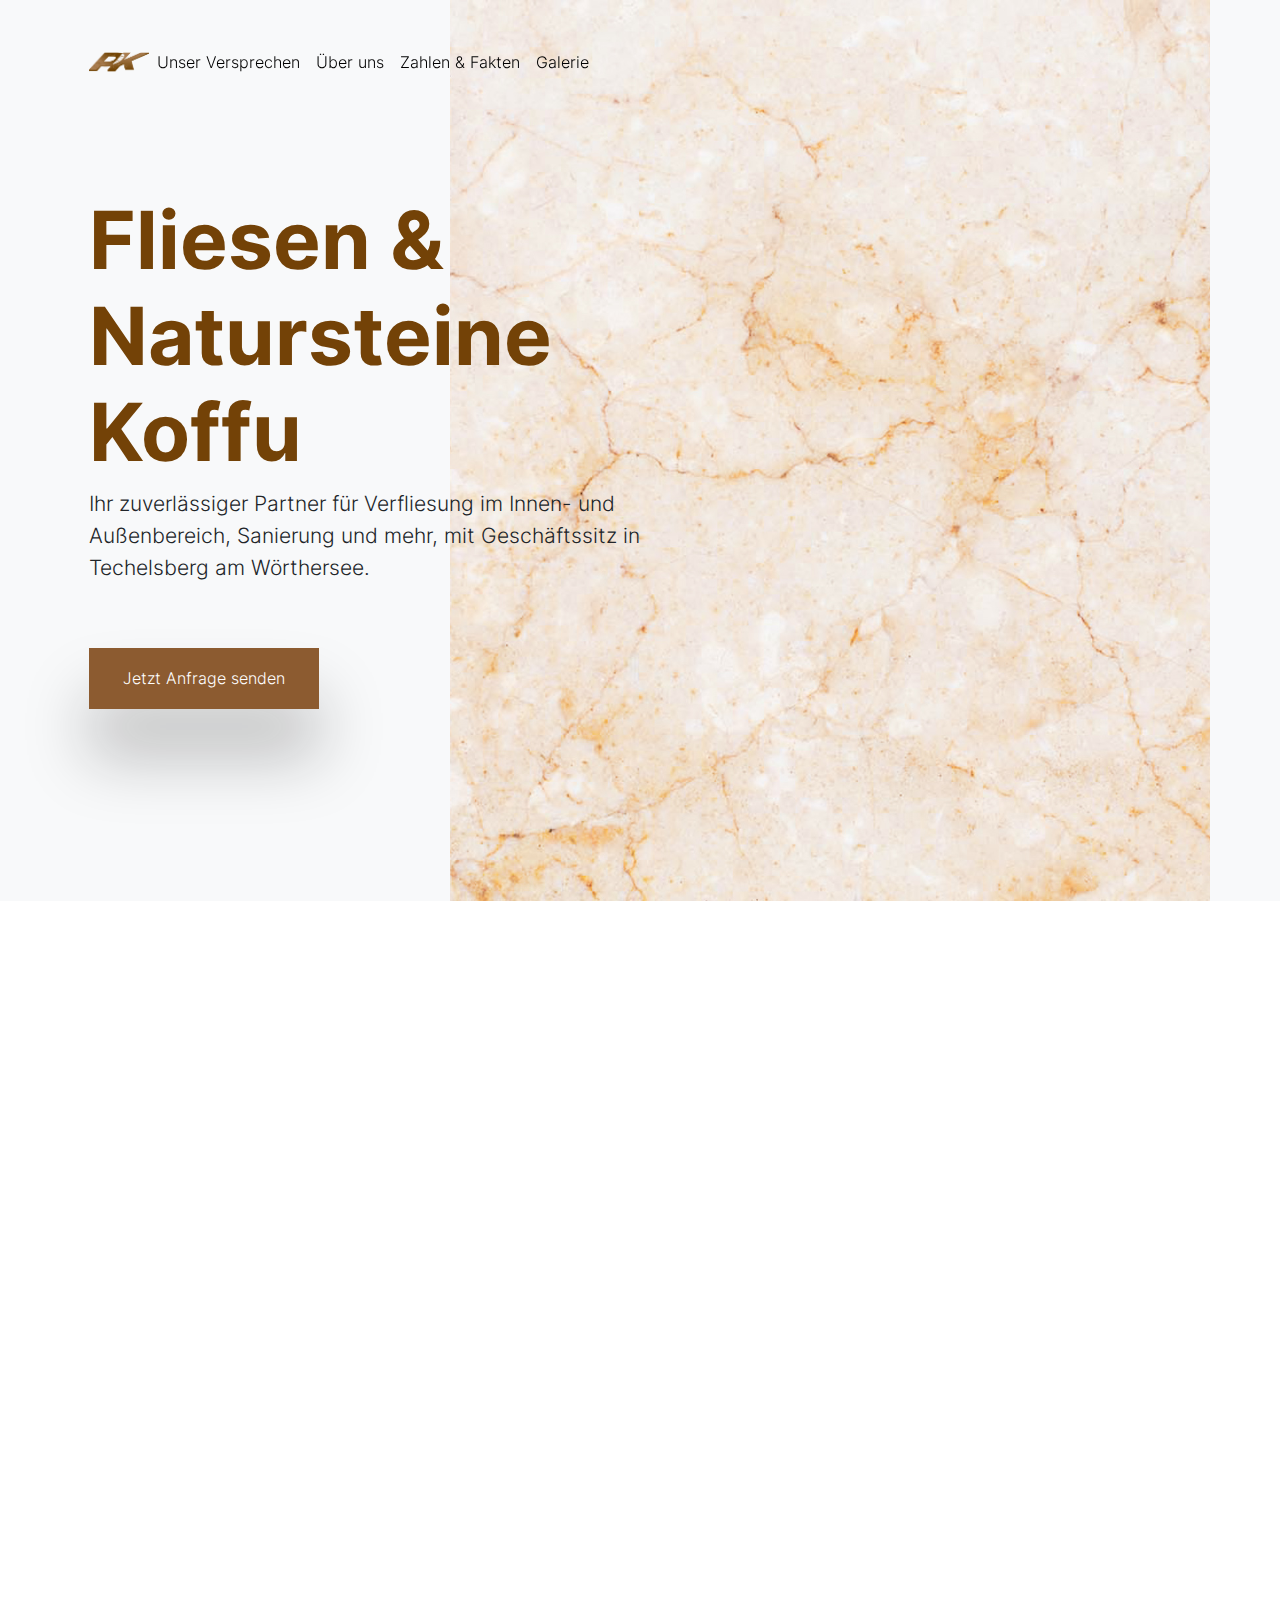
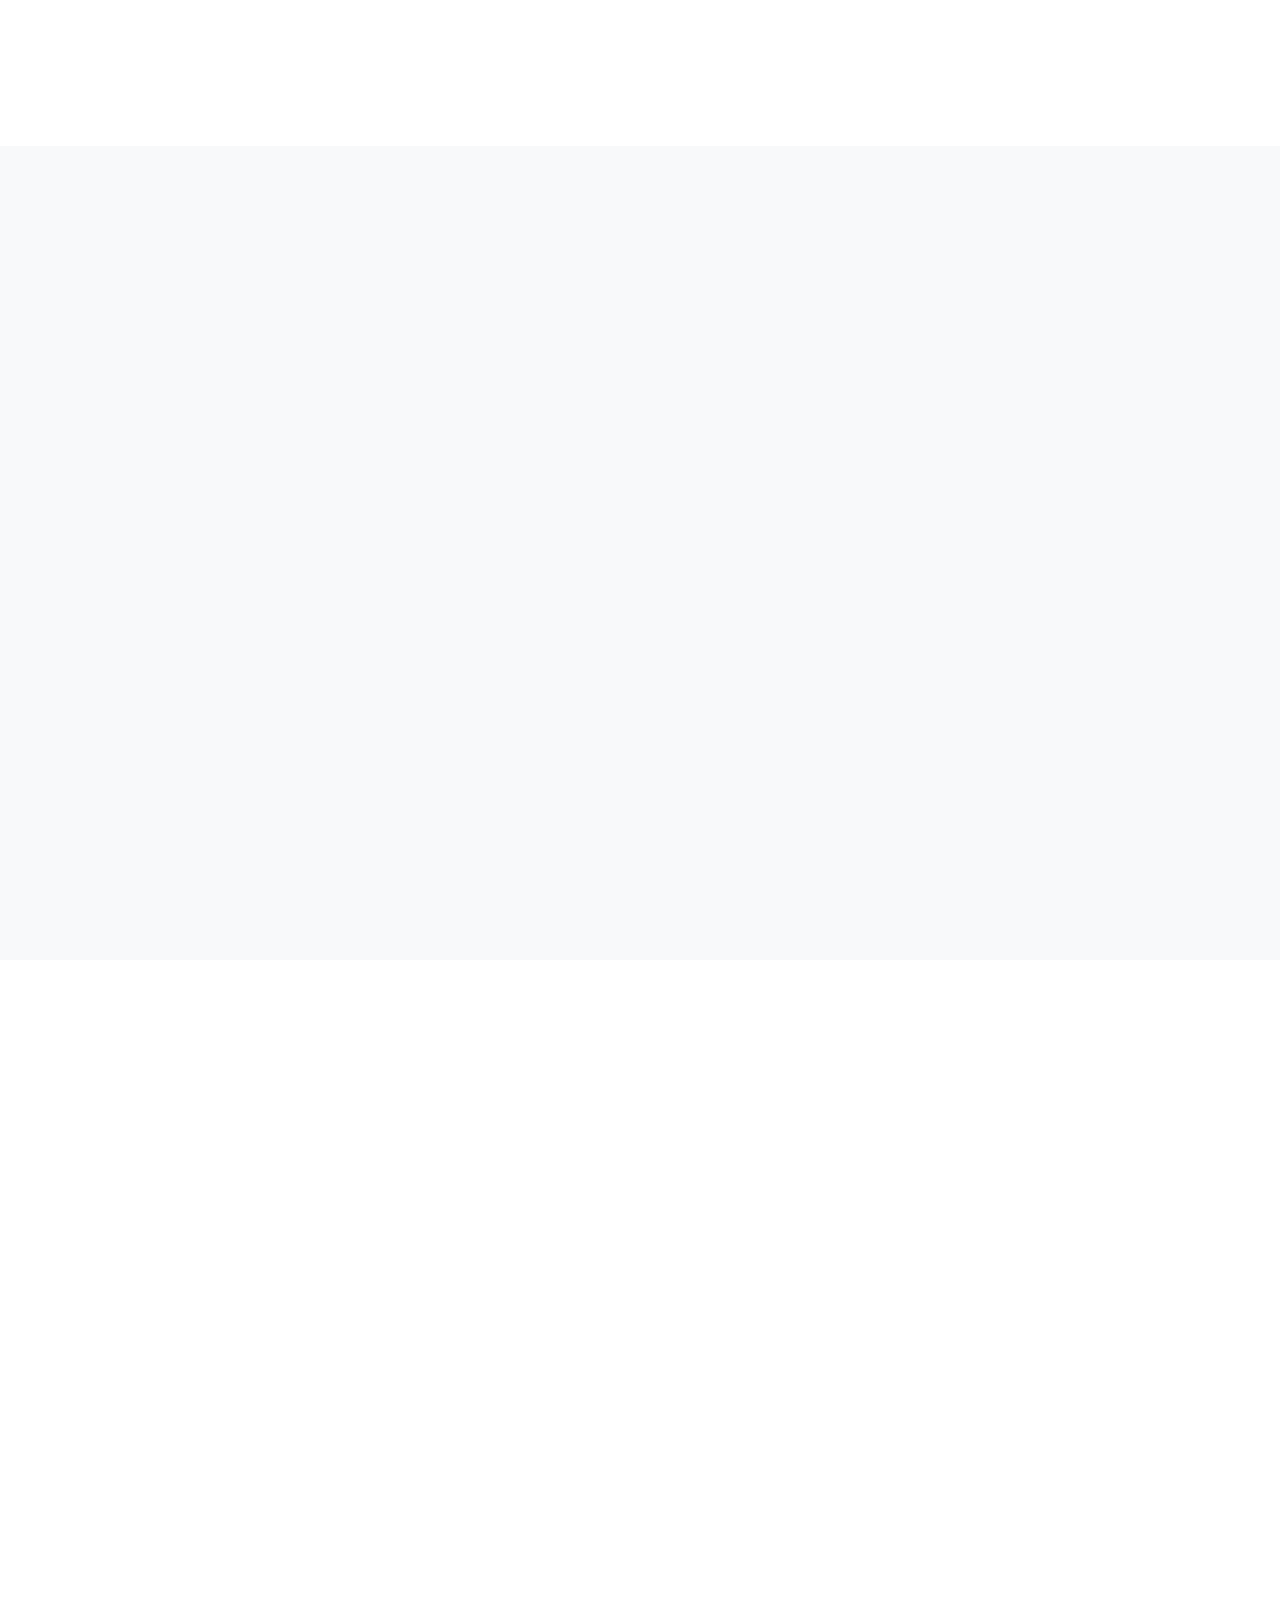
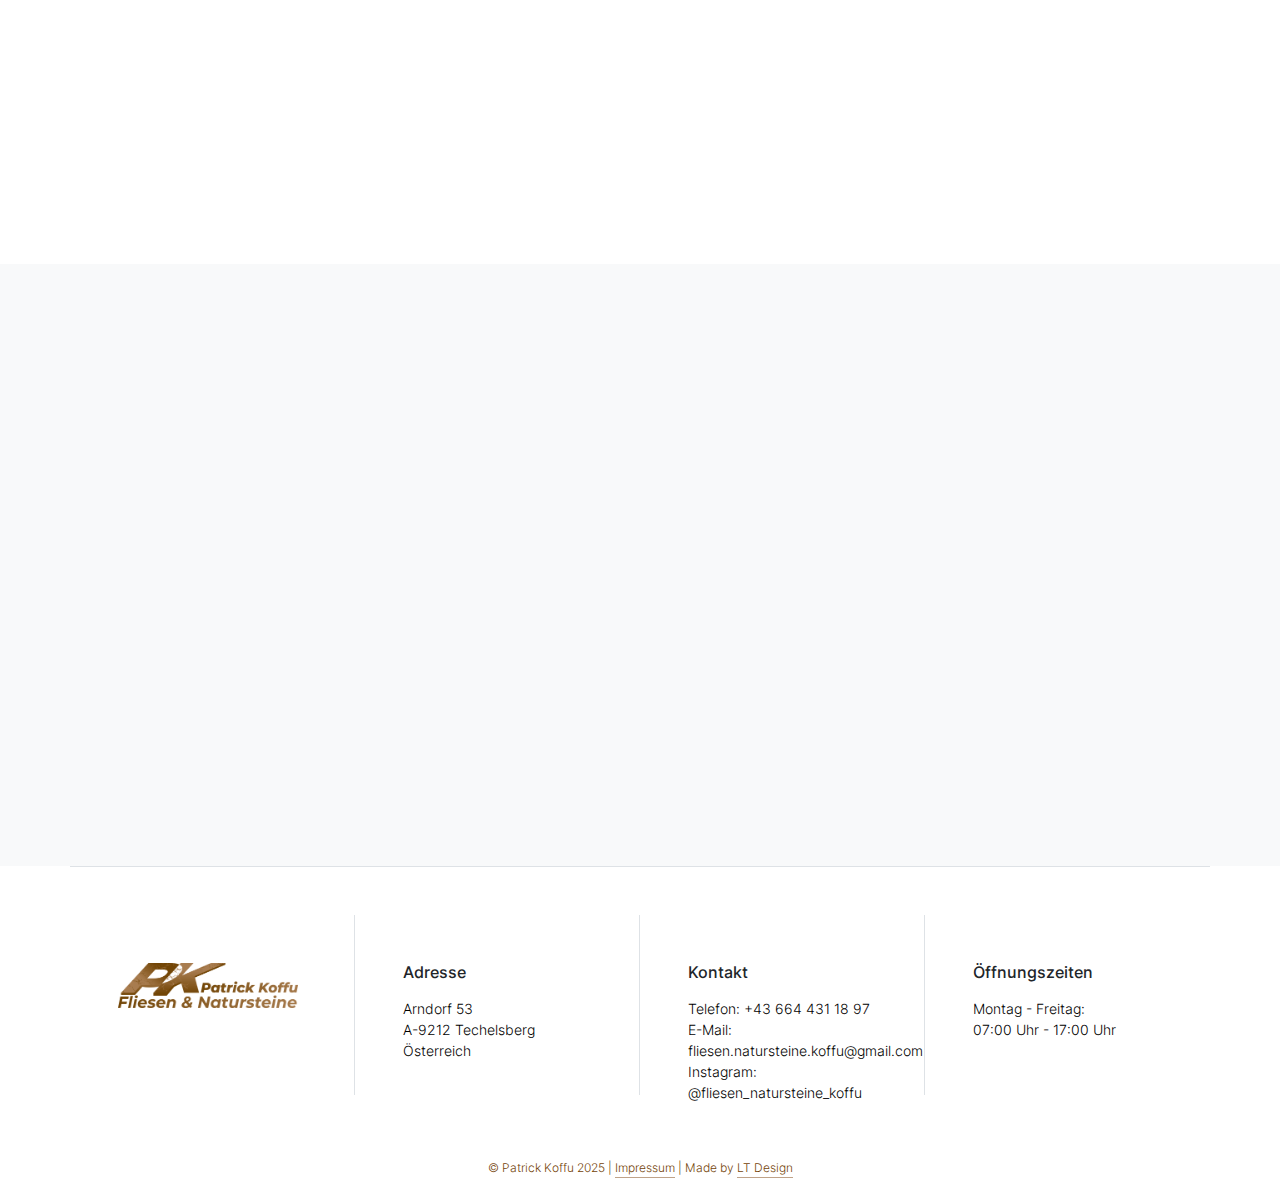
<file: index.html>
<!doctype html>
<html class="h-100" lang="en">
  <head>
    <meta charset="utf-8">
    <meta name="viewport" content="width=device-width,initial-scale=1,shrink-to-fit=no">
    <meta name="title" content="Fliesen & Natursteine Koffu">
    <meta name="description" content="Professionelle und hochwertige Fliesen- und Natursteinverlegung in Arndorf 53, 9212 Techelsberg am Wörthersee. Ihr zuverlässiger Partner für Verfliesung und mehr im Innenbereich und Außenbereich, inklusive Terassen, Natursteinteppich, Altbausanierung, Badumbauten und rollstuhlgerechte Umbauten. Fachmännische Fliesenleger im Herzen Kärntens, in der Nähe von Feldkirchen in Kärnten.">
    <meta property="og:type" content="website">
    <meta property="og:url" content="index.html">
    <meta property="og:title" content="Fliesen & Natursteine Koffu">
    <meta property="og:description" content="Professionelle und hochwertige Fliesen- und Natursteinverlegung in Arndorf 53, 9212 Techelsberg am Wörthersee. Ihr zuverlässiger Partner für Verfliesung und mehr im Innenbereich und Außenbereich, inklusive Terassen, Natursteinteppich, Altbausanierung, Badumbauten und rollstuhlgerechte Umbauten. Fachmännische Fliesenleger im Herzen Kärntens, in der Nähe von Feldkirchen in Kärnten.">
    <meta property="og:image" content="img/preview.png">
    <meta property="twitter:card" content="summary_large_image">
    <meta property="twitter:url" content="index.html">
    <meta property="twitter:title" content="Fliesen & Natursteine Koffu">
    <meta property="twitter:description" content="Professionelle und hochwertige Fliesen- und Natursteinverlegung in Arndorf 53, 9212 Techelsberg am Wörthersee. Ihr zuverlässiger Partner für Verfliesung und mehr im Innenbereich und Außenbereich, inklusive Terassen, Natursteinteppich, Altbausanierung, Badumbauten und rollstuhlgerechte Umbauten. Fachmännische Fliesenleger im Herzen Kärntens, in der Nähe von Feldkirchen in Kärnten.">
    <meta property="twitter:image" content="img/preview.png">
    <meta name="author" content="Lisa Thamer">
    <meta name="generator" content="Eleventy v2.0.0">
    <meta name="HandheldFriendly" content="true">
    <title>Fliesen & Natursteine Koffu</title>
    <link rel="stylesheet" href="css/theme.css">
    <link rel="canonical" href="index.html">
    <link rel="icon" type="image/png" href="img/favicon.png">
    <style>
      @font-face {
        font-family: 'Inter';
        font-style: normal;
        font-weight: 300;
        font-display: swap;
        src: local(''),
            url('./fonts/inter-v12-latin-300.woff2') format('woff2'),
            url('./fonts/inter-v12-latin-300.woff') format('woff');
      }
      @font-face {
        font-family: 'Inter';
        font-style: normal;
        font-weight: 500;
        font-display: swap;
        src: local(''),
            url('./fonts/inter-v12-latin-500.woff2') format('woff2'),
            url('./fonts/inter-v12-latin-500.woff') format('woff');
      }
      @font-face {
        font-family: 'Inter';
        font-style: normal;
        font-weight: 700;
        font-display: swap;
        src: local(''),
            url('./fonts/inter-v12-latin-700.woff2') format('woff2'),
            url('./fonts/inter-v12-latin-700.woff') format('woff');
      }
    </style>
  </head>
  <body data-bs-spy="scroll" data-bs-target="#navScroll">
    <nav id="navScroll" class="navbar navbar-expand-lg navbar-light fixed-top" tabindex="0">
      <div class="container">
        <img src="img/favicon.png" alt="" width="60" height="60" class="bi bi-layers-half">
        <button class="navbar-toggler" type="button" data-bs-toggle="collapse" data-bs-target="#navbarSupportedContent" aria-controls="navbarSupportedContent" aria-expanded="false" aria-label="Toggle navigation" style="border: none !important;">
          <span class="navbar-toggler-icon"></span>
        </button>
        <div class="collapse navbar-collapse" id="navbarSupportedContent">
          <ul class="navbar-nav me-auto mb-2 mb-lg-0">
            <li class="nav-item">
              <a class="nav-link" href="#services" style="color: #000000;">Unser Versprechen</a>
            </li>
            <li class="nav-item">
              <a class="nav-link" href="#aboutus" style="color: #000000;">Über uns</a>
            </li>
            <li class="nav-item">
              <a class="nav-link" href="#numbers" style="color: #000000;">Zahlen & Fakten</a>
            </li>
            <li class="nav-item">
              <a class="nav-link" href="#gallery" style="color: #000000;">Galerie</a>
            </li>
        </div>
      </div>
    </nav>
    <main>
      <div class="w-100 overflow-hidden bg-gray-100" id="top">
        <div class="container position-relative">
          <div class="col-12 col-lg-8 mt-0 h-100 position-absolute top-0 end-0 bg-cover" data-aos="fade-left" style="background-image: url(img/header.jpg);"></div>
          <div class="row">
            <div class="col-lg-7 py-vh-6 position-relative" data-aos="fade-right">
              <h1 class="display-1 fw-bold mt-5" style="color: #734207">Fliesen & Natursteine Koffu</h1>
              <p class="lead">Ihr zuverlässiger Partner für Verfliesung im Innen- und Außenbereich, Sanierung und mehr, mit Geschäftssitz in Techelsberg am Wörthersee.</p>
              <a href="mailto:fliesen.natursteine.koffu@gmail.com?subject=Anfrage Fliesen und Natursteine Koffu" class="btn btn-dark btn-xl shadow me-3 rounded-0 my-5" style="background-color: #8c5b30; border: none;">Jetzt Anfrage senden</a>
            </div>
          </div>
        </div>
      </div>
      <div class="py-vh-5 w-100 overflow-hidden" id="services">
        <div class="container">
          <div class="row d-flex justify-content-end">
            <div class="col-lg-8" data-aos="fade-down"><h2 class="display-6">Das Rundumpaket für Ihre Zufriedenheit.<br>Nur bei Fliesen & Natursteine Koffu.</h2></div>
          </div>
          <div class="row d-flex align-items-bottom">
            <div class="col-md-6 col-lg-4" data-aos="fade-up" data-aos-delay="200">
              <span class="h5 fw-lighter">01.</span>
              <h3 class="py-5 border-top border-dark" style="border-color: #bfa288 !important; color:#734207">Fachgerecht.</h3>
              <p>Bei Fliesen & Natursteine Koffu sind ausschließlich Fachmänner am Werk - und das aus Leidenschaft! Unser junges, dynamisches Team kümmert sich mit Elan darum, dass bei Ihnen als Kunde keine Wünsche offen bleiben. Kontinuierliche Fort- und Weiterbildungen garantieren, dass wir stets in Topform bleiben.</p>
            </div>
            <div class="col-md-6 col-lg-4 py-vh-4 pb-0" data-aos="fade-up" data-aos-delay="400">
              <span class="h5 fw-lighter">02.</span>
              <h3 class="py-5 border-top border-dark" style="border-color: #bfa288 !important; color:#734207">Ideenreich.</h3>
              <p>Das alte Badezimmer soll in neuem Glanz erstrahlen, aber Ihnen fehlt es an Inspiration, in welche Richtung es genau gehen soll? Kein Problem! Wir stehen nicht nur mit Rat und Tat zur Seite, sondern sind berühmt für unseren Ideenreichtum und gemeinsam planen wir das perfekte Projekt für Sie. Nur zu! Machen Sie den ersten Schritt und kontaktieren uns gleich!</p>
            </div>
            <div class="col-md-6 col-lg-4 py-vh-4 pb-0" data-aos="fade-up" data-aos-delay="600">
              <span class="h5 fw-lighter">03.</span>
              <h3 class="py-5 border-top border-dark" style="border-color: #bfa288 !important; color:#734207">Zuverlässig.</h3>
              <p>Kundenzufriedenheit wird bei uns großgeschrieben. Unsere Projekte gelten erst dann als abgeschlossen, wenn der Kunde mit unserer Arbeit rundum wunschlos glücklich ist. Hand drauf!</p>
            </div>
          </div>
        </div>
      </div>
      <div class="py-vh-4 bg-gray-100 w-100 overflow-hidden" id="aboutus">
        <div class="container">
          <div class="row d-flex justify-content-between align-items-center">
            <div class="col-lg-6">
              <div class="row gx-5 d-flex">
                <div class="col-md-11">
                  <div class="shadow ratio ratio-16x9 rounded bg-cover bp-center align-self-end" data-aos="fade-right" style="background-image: url(img/about1.jpg);--bs-aspect-ratio: 50%;"></div>
                </div>
                <div class="col-md-5 offset-md-1">
                  <div class="shadow ratio ratio-1x1 rounded bg-cover mt-5 bp-center float-end" data-aos="fade-up" style="background-image: url(img/about2.jpg);"></div>
                </div>
                <div class="col-md-6">
                  <div class="col-12 shadow ratio rounded bg-cover mt-5 bp-center" data-aos="fade-left" style="background-image: url(img/about3.jpg);--bs-aspect-ratio: 150%;"></div>
                </div>
              </div>
            </div>
            <div class="col-lg-4">
              <h3 class="py-5 border-top border-dark" data-aos="fade-left" style="border-color: #bfa288 !important; color:#734207 !important;">Von der Beratung bis zum Feinschliff.</h3>
              <p data-aos="fade-left" data-aos-delay="200">Wir begleiten Sie fachmännisch und verlässlich von der Anfrage bis zur Abnahme. Wir bieten unseren Kunden ein Rundumpaket, das ganz nach der jeweiligen Anforderung individuell maßgeschneidert wird.</p>
            </div>
          </div>
        </div>
      </div>
      <div class="py-vh-5 w-100 overflow-hidden" id="numbers">
        <div class="container">
          <div class="row d-flex justify-content-between align-items-center">
              <div class="col-lg-5">
                <h3 class="py-5 border-top border-dark" data-aos="fade-right" style="border-color: #bfa288 !important; color: #734207 !important;"></h3>
              </div>
              <div class="col-lg-6">
                <div class="row">
                  <div class="col-12">
                    <h2 class="display-6 mb-5" data-aos="fade-down">Ein Blick hinter die Kulissen, der unsere Spezialgebiete verrät und warum wir Ihre beste Wahl sind.</h2>
                  </div>
                  <div class="col-lg-6" data-aos="fade-up">
                    <div class="display-1 fw-bold py-4" style="color: #8c5b30; font-weight: 500 !important;">A-Z</div>
                    <p class="text-black-50" style="color: #000000 !important;">Fliesenverlegung im Innen- und Außenbereich, Terrassenverlegung in Drainmörtel oder auf Stelzlager, Natursteinteppich auf Kunstharzbasis, Altbausanierungen, rollstuhlgerechte Umbauten, Badumbauten und mehr sind unsere Spezialität.</p>
                  </div>
                  <div class="col-lg-6" data-aos="fade-up">
                    <div class="display-1 fw-bold py-4" style="color: #8c5b30 !important; font-weight: 500 !important;">7/22</div>
                    <p class="text-black-50" style="color: #000000 !important;">Unser Unternehmen wurde im Juli 2022 mit viel Herzblut gegründet. Bei uns steht seither der Kunde gemeinsam mit unserer Leidenschaft für Fliesen und Natursteine an allererster Stelle. Kontaktieren Sie uns am besten gleich für ein unverbindliches Beratungsgespräch zu Ihrem Projekt und überzeugen Sie sich selbst!</p>
                  </div>
                </div>
              </div>
          </div>
        </div>
      </div>
    </main>
    <aside>
      <div class="position-relative overflow-hidden vw-100 bg-light" id="gallery">
        <div class="container-fluid">
          <div class="row overflow-hidden">
            <div class="col-12">
              <div class="row vw-100 px-5 py-vh-5 d-flex align-items-center">
                <div class="col-md-2" data-aos="fade-up">
                  <img src="img/gallery1.jpg" class="img-fluid rounded shadow" alt="Runder Sitzhocker aus Jute auf weißem verfliesten Boden; im Hintergrund eine Holzkommode und ein großer Wandspiegel." width="512" height="341">
                </div>
                <div class="col-md-3" data-aos="fade-up" data-aos-delay="200">
                  <img src="img/gallery2.jpg" class="img-fluid rounded shadow" alt="Weiße Badezimmerkonsole mit Marmor-verfliester Wand, Holz-vertäfelter Wand und Marmor-verfliestem Boden." width="1164" height="776">
                </div>
                <div class="col-md-2" data-aos="fade-up" data-aos-delay="400">
                  <img src="img/gallery3.jpg" class="img-fluid rounded shadow" alt="Blick auf ein braunes Shirt, das an einem Haken an einer weiß verputzen Wand an einem Haken hängt; die andere Wand ist mit kleinen weißen Kacheln verfliest und hat einen Spiegel." width="844" height="1054">
                </div>
                <div class="col-md-3" data-aos="fade-up" data-aos-delay="600">
                  <img src="img/gallery4.jpg" class="img-fluid rounded shadow" alt="Weiß verfliestes Bad mit Keramiktoilette, Badewanne mit Holzvertäfelung und holzvertäfelter Badezimmerkonsole." width="844" height="562">
                </div>
                <div class="col-md-2" data-aos="fade-up" data-aos-delay="800">
                  <img src="img/gallery5.jpg" class="rounded shadow img-fluid" alt="Zwei schwarze Barhocker an eioner Küchentheke; die Wand hinter der Theke ist mit kleinsten rechteckigen Kacheln verfliest; der Boden ist mit zwei unterschiedlich-farbigen Kachelarten verfliest (eine holzfarben, eine schieferfarben)." width="512" height="341">
                </div>
              </div>
            </div>
          </div>
        </div>
      </div>
    </aside>
    <footer>
      <div class="container small border-top">
        <div class="row py-5 d-flex justify-content-between align-items-center">
          <div class="col-12 col-lg-6 col-xl-3 border-end p-5" style="height: 20vh;">
            <img src="img/logo.png" alt="Patrick Koffu Fliesen und Natursteine logo" height="45">
          </div>
          <div class="col-12 col-lg-6 col-xl-3 border-end p-5" style="height: 20vh;">
            <h3 class="h6 mb-3">Adresse</h3>
            <address class="text-secondary mt-3" style="color: #000000 !important;">
              Arndorf 53<br>
              A-9212 Techelsberg<br>
              Österreich
            </address>
          </div>
          <div class="col-12 col-lg-6 col-xl-3 border-end p-5" style="height: 20vh;" >
            <h3 class="h6 mb-3">Kontakt</h3>
            <ul class="nav flex-column">
              <li class="nav-item">
                <a class="nav-link link-secondary p-0 m-0" href="tel:+43 6644311897" style="color: #000000 !important;">Telefon: +43 664 431 18 97</a>
                <a class="nav-link link-secondary p-0 m-0" href="mailto:fliesen.natursteine.koffu@gmail.com?subject=Anfrage Fliesen und Natursteine Koffu" style="color: #000000 !important;">E-Mail: fliesen.natursteine.koffu@gmail.com</a>
                <a class="nav-link link-secondary p-0 m-0" href="https://instagram.com/fliesen_natursteine_koffu" target="_blank" style="color: #000000 !important;">Instagram: @fliesen_natursteine_koffu</a>
              </li>
            </ul>
          </div>
          <div class="col-12 col-lg-6 col-xl-3 p-5" style="height: 20vh;">
            <h3 class="h6 mb-3">Öffnungszeiten</h3>
            <p class="text-secondary mt-3" style="color: #000000 !important;">
              Montag - Freitag:<br>
              07:00 Uhr - 17:00 Uhr
            </p>
          </div>
        </div>
        <div class="container text-center py-3 small" style="color: #734207;">&copy Patrick Koffu 2025 | <a href="impressum.html" class="link-fancy" style="color: #734207;">Impressum</a> | Made by <a href="https://ltdesign.work/" class="link-fancy" target="_blank" style="color: #734207;">LT Design</a></div>
      </div>
    </footer>
    <script src="js/bootstrap.bundle.min.js"></script>
    <script src="js/aos.js"></script>
    <script>
      AOS.init({
        duration: 800, // values from 0 to 3000, with step 50ms
      });
    </script>
    <script>
      let scrollpos = window.scrollY
      const header = document.querySelector(".navbar")
      const header_height = header.offsetHeight

      const add_class_on_scroll = () => header.classList.add("scrolled", "shadow-sm")
      const remove_class_on_scroll = () => header.classList.remove("scrolled", "shadow-sm")

      window.addEventListener('scroll', function() {
        scrollpos = window.scrollY;

        if (scrollpos >= header_height) { add_class_on_scroll() }
        else { remove_class_on_scroll() }

        console.log(scrollpos)
      })
    </script>
  </body>
</html>
</file>
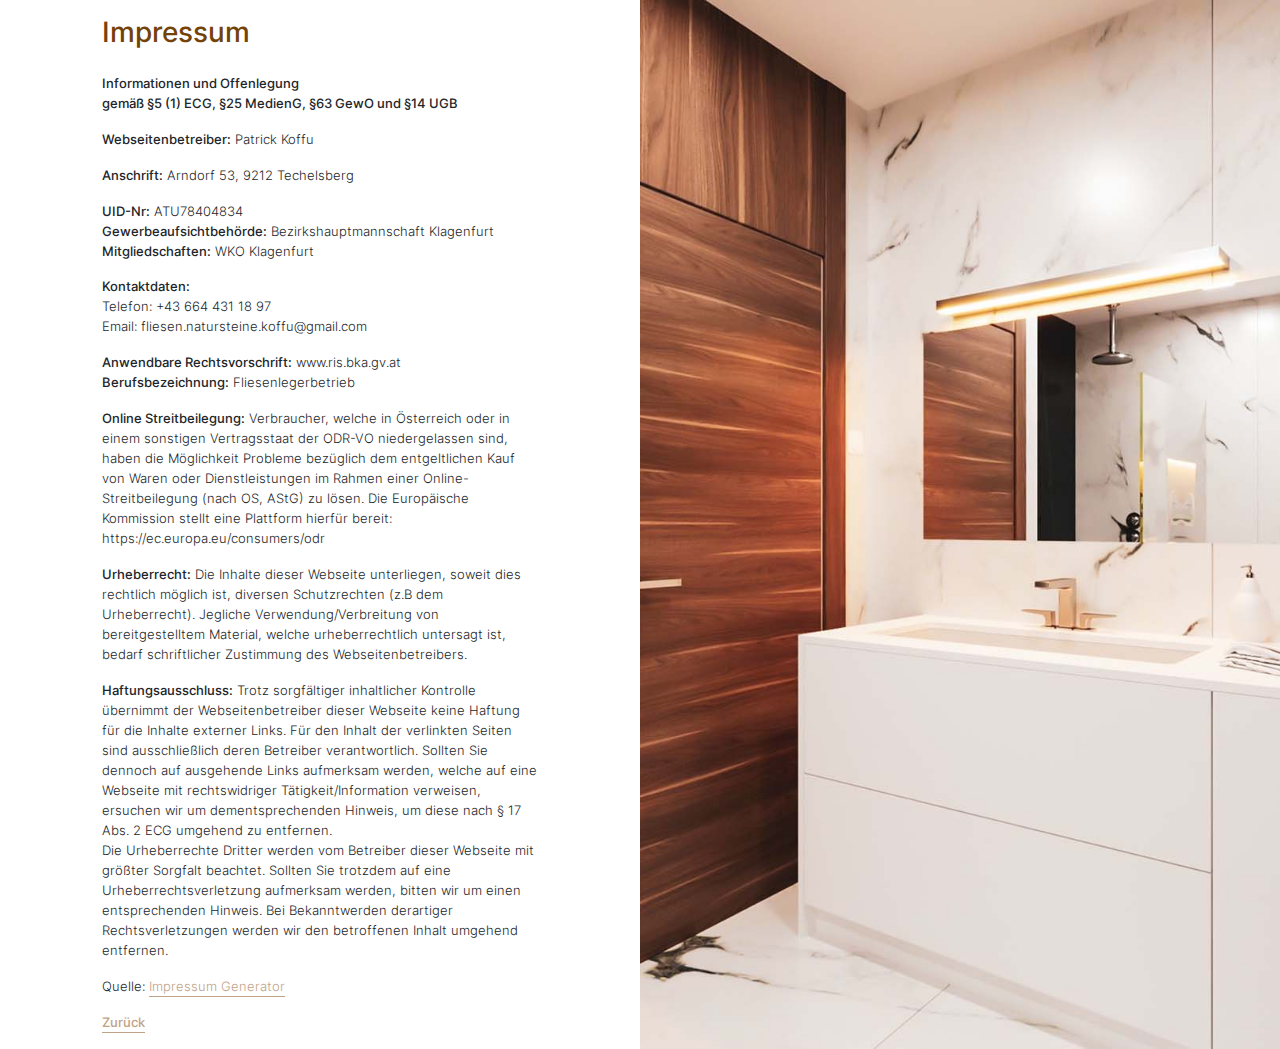
<file: impressum.html>
<!doctype html>
<html class="h-100" lang="en">
  <head>
    <meta charset="utf-8">
    <meta name="viewport" content="width=device-width,initial-scale=1,shrink-to-fit=no">
    <meta name="title" content="Fliesen & Natursteine Koffu - Impressum">
    <meta name="description" content="">
    <meta property="og:type" content="website">
    <meta property="og:url" content="impressum.html">
    <meta property="og:title" content="Fliesen & Natursteine Koffu - Impressum">
    <meta property="og:description" content="">
    <meta property="og:image" content="img/preview.png">
    <meta property="twitter:card" content="summary_large_image">
    <meta property="twitter:url" content="impressum.html">
    <meta property="twitter:title" content="Fliesen & Natursteine Koffu - Impressum">
    <meta property="twitter:description" content="">
    <meta property="twitter:image" content="img/preview.png">
    <meta name="author" content="Lisa Thamer">
    <meta name="generator" content="Eleventy v2.0.0">
    <meta name="HandheldFriendly" content="true">
    <title>Fliesen & Natursteine Koffu - Impressum</title>
    <link rel="stylesheet" href="css/theme.css">
    <link rel="canonical" href="index.html">
    <link rel="icon" type="image/png" href="img/favicon.png">
    <style>
      @font-face {
        font-family: 'Inter';
        font-style: normal;
        font-weight: 300;
        font-display: swap;
        src: local(''),
            url('./fonts/inter-v12-latin-300.woff2') format('woff2'),
            url('./fonts/inter-v12-latin-300.woff') format('woff');
      }
      @font-face {
        font-family: 'Inter';
        font-style: normal;
        font-weight: 500;
        font-display: swap;
        src: local(''),
            url('./fonts/inter-v12-latin-500.woff2') format('woff2'),
            url('./fonts/inter-v12-latin-500.woff') format('woff');
      }
      @font-face {
        font-family: 'Inter';
        font-style: normal;
        font-weight: 700;
        font-display: swap;
        src: local(''),
            url('./fonts/inter-v12-latin-700.woff2') format('woff2'),
            url('./fonts/inter-v12-latin-700.woff') format('woff');
      }
    </style>
  </head>
  <body class="d-flex h-100 w-100" data-bs-spy="scroll" data-bs-target="#navScroll">
    <div class="h-100 container-fluid">
      <div class="h-100 row d-flex align-items-center">
        <div class="col-12 col-md-7 col-lg-6 d-flex align-items-start flex-column px-vw-5">
          <main class="mb-auto col-12" style="font-size: smaller;">
            <article>
              <h3 class="py-3" style="color:#734207">Impressum</h3>
              <p><b>Informationen und Offenlegung<br>gemäß &sect;5 (1) ECG, &sect;25 MedienG, &sect;63 GewO und &sect;14 UGB</b></p>
              <p><b>Webseitenbetreiber:</b> Patrick Koffu</p>
              <p><b>Anschrift:</b> Arndorf 53, 9212 Techelsberg</p>
              <p><b>UID-Nr:</b> ATU78404834<br><b>Gewerbeaufsichtbehörde:</b> Bezirkshauptmannschaft Klagenfurt<br><b>Mitgliedschaften:</b> WKO Klagenfurt</p>
              <p><b>Kontaktdaten:</b><br>Telefon: +43 664 431 18 97<br>Email: fliesen.natursteine.koffu@gmail.com</p>
              <p><b>Anwendbare Rechtsvorschrift:</b> www.ris.bka.gv.at<br><b>Berufsbezeichnung:</b> Fliesenlegerbetrieb</p>
              <p><b>Online Streitbeilegung:</b> Verbraucher, welche in Österreich oder in einem sonstigen Vertragsstaat der ODR-VO niedergelassen sind, haben die Möglichkeit Probleme bezüglich dem entgeltlichen Kauf von Waren oder Dienstleistungen im Rahmen einer Online-Streitbeilegung (nach OS, AStG) zu lösen. Die Europäische Kommission stellt eine Plattform hierfür bereit: https://ec.europa.eu/consumers/odr</p>
              <p><b>Urheberrecht:</b> Die Inhalte dieser Webseite unterliegen, soweit dies rechtlich möglich ist, diversen Schutzrechten (z.B dem Urheberrecht). Jegliche Verwendung/Verbreitung von bereitgestelltem Material, welche urheberrechtlich untersagt ist, bedarf schriftlicher Zustimmung des Webseitenbetreibers.</p>
              <p><b>Haftungsausschluss:</b> Trotz sorgfältiger inhaltlicher Kontrolle übernimmt der Webseitenbetreiber dieser Webseite keine Haftung für die Inhalte externer Links. Für den Inhalt der verlinkten Seiten sind ausschließlich deren Betreiber verantwortlich. Sollten Sie dennoch auf ausgehende Links aufmerksam werden, welche auf eine Webseite mit rechtswidriger Tätigkeit/Information verweisen, ersuchen wir um dementsprechenden Hinweis, um diese nach § 17 Abs. 2 ECG umgehend zu entfernen.<br>Die Urheberrechte Dritter werden vom Betreiber dieser Webseite mit größter Sorgfalt beachtet. Sollten Sie trotzdem auf eine Urheberrechtsverletzung aufmerksam werden, bitten wir um einen entsprechenden Hinweis. Bei Bekanntwerden derartiger Rechtsverletzungen werden wir den betroffenen Inhalt umgehend entfernen.</p>
              <p>Quelle: <a href="https://ghostweb.agency/impressum-generator-oesterreich/" class="link-fancy">Impressum Generator</a></p>
              <p><b><a href="index.html" class="link-fancy">Zurück</a></b></p>
            </article>
          </main>
        </div>
        <div class="col-12 col-md-5 col-lg-6 bg-cover align-self-stretch" style="background-image: url('img/gallery2.jpg');"></div>
      </div>
    </div>
  </body>
</html>
</file>
